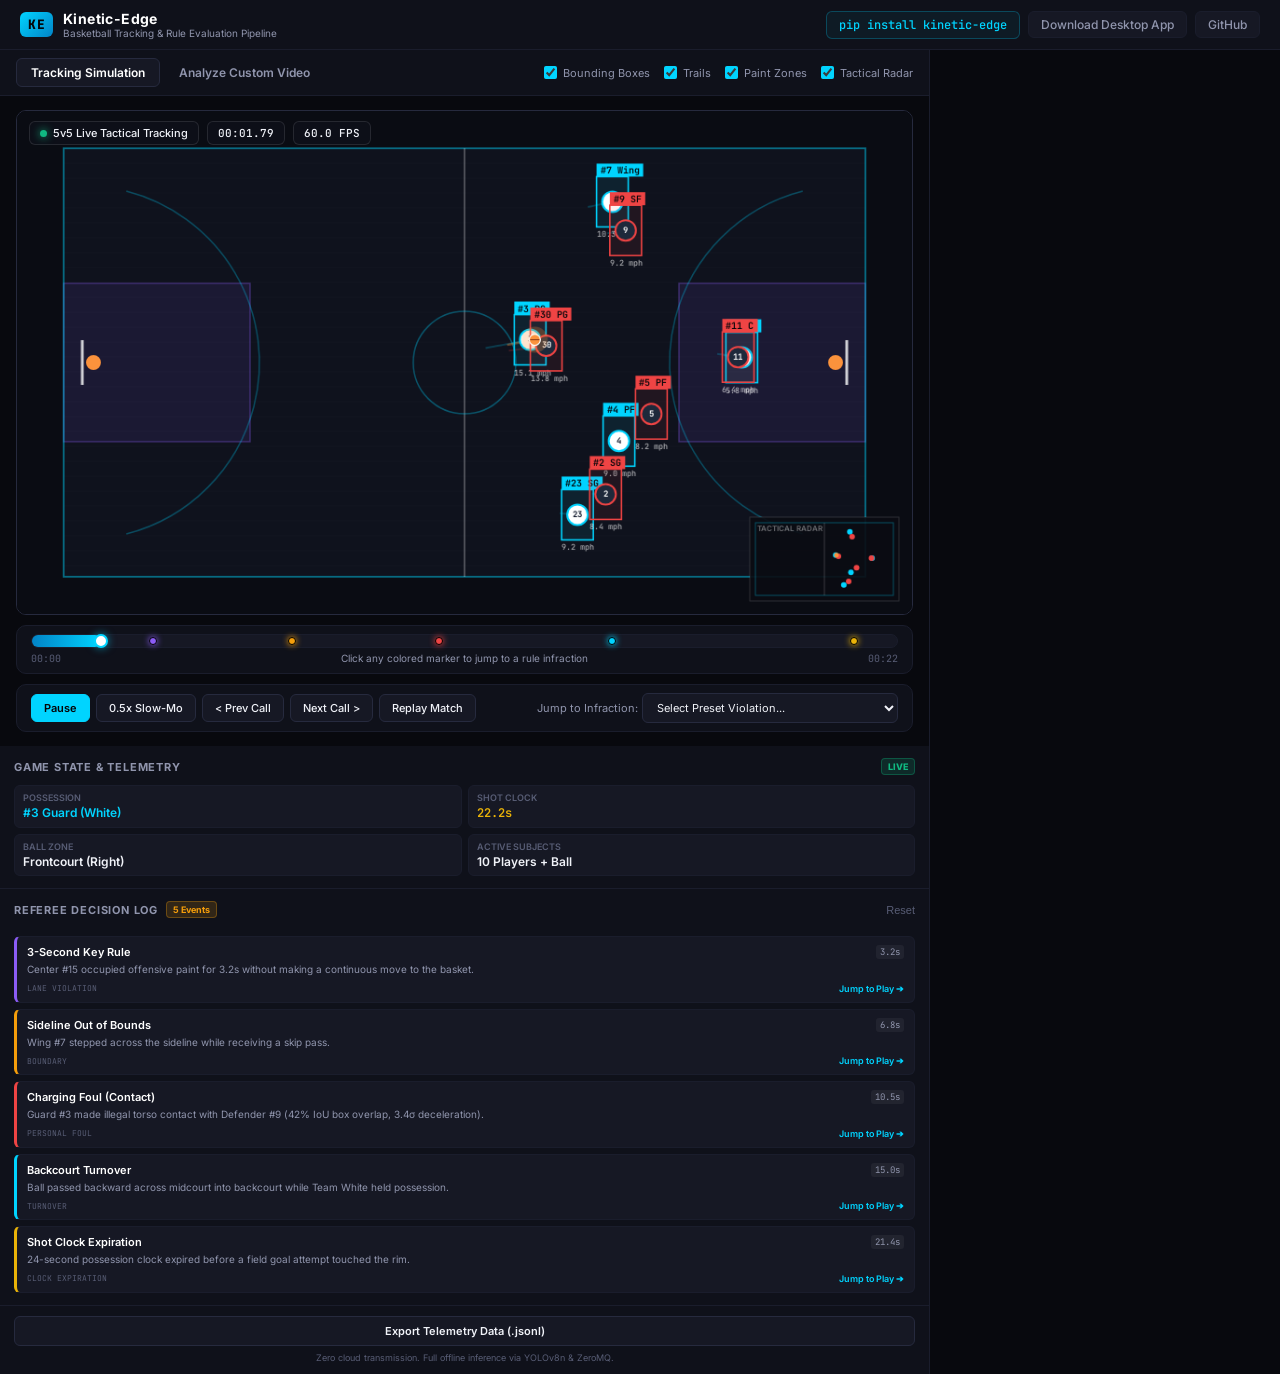
<file: docs/index.html>
<!DOCTYPE html>
<html lang="en">
<head>
    <meta charset="UTF-8">
    <meta name="viewport" content="width=device-width, initial-scale=1.0">
    <meta name="description" content="Kinetic-Edge is an edge computer vision pipeline for real-time basketball tracking, rule enforcement, and referee decision support.">
    <title>Kinetic-Edge — Basketball Computer Vision & Referee Analytics</title>
    <link rel="preconnect" href="https://fonts.googleapis.com">
    <link rel="preconnect" href="https://fonts.gstatic.com" crossorigin>
    <link href="https://fonts.googleapis.com/css2?family=Inter:wght@400;500;600;700&family=JetBrains+Mono:wght@400;500;600;700&display=swap" rel="stylesheet">
    <link rel="stylesheet" href="style.css">
</head>
<body>
    <header class="app-header">
        <div class="brand">
            <div class="brand-logo">KE</div>
            <div class="brand-info">
                <span class="brand-name">Kinetic-Edge</span>
                <span class="brand-tag">Basketball Tracking & Rule Evaluation Pipeline</span>
            </div>
        </div>
        <div class="header-actions">
            <a href="https://pypi.org/project/kinetic-edge/" class="btn-link pypi" target="_blank" rel="noopener">pip install kinetic-edge</a>
            <a href="https://github.com/JustFady/kinetic-edge/releases/tag/v1.0.0" class="btn-link" target="_blank" rel="noopener">Download Desktop App</a>
            <a href="https://github.com/JustFady/kinetic-edge" class="btn-link github" target="_blank" rel="noopener">GitHub</a>
        </div>
    </header>

    <div class="main-container">
        <main class="tracking-viewport">
            <div class="toolbar">
                <div class="mode-switcher">
                    <button class="mode-tab active" id="tab-sim">Tracking Simulation</button>
                    <button class="mode-tab" id="tab-upload">Analyze Custom Video</button>
                </div>
                <div class="layer-toggles">
                    <label class="toggle-item"><input type="checkbox" id="toggle-boxes" checked> Bounding Boxes</label>
                    <label class="toggle-item"><input type="checkbox" id="toggle-trails" checked> Trails</label>
                    <label class="toggle-item"><input type="checkbox" id="toggle-zones" checked> Paint Zones</label>
                    <label class="toggle-item"><input type="checkbox" id="toggle-minimap" checked> Tactical Radar</label>
                </div>
            </div>

            <!-- Simulation View -->
            <div class="view-panel active" id="view-sim">
                <div class="canvas-wrapper">
                    <canvas id="tracking-canvas" width="960" height="540"></canvas>
                    
                    <div class="overlay-hud-top">
                        <div class="hud-tag"><span class="pulse-indicator"></span> 5v5 Live Tactical Tracking</div>
                        <div class="hud-tag mono" id="hud-clock">00:00.00</div>
                        <div class="hud-tag mono" id="hud-fps-pill">60.0 FPS</div>
                    </div>

                    <div class="violation-callout" id="violation-callout" style="display: none;">
                        <span class="callout-badge" id="callout-type">VIOLATION</span>
                        <div class="callout-content">
                            <strong id="callout-title">3-Second Key Violation</strong>
                            <span id="callout-desc">Center #15 in paint for 3.2s</span>
                        </div>
                    </div>
                </div>

                <!-- Timeline Scrubber with Preset Event Markers -->
                <div class="timeline-container">
                    <div class="timeline-track-wrapper" id="timeline-track-wrapper">
                        <div class="timeline-bar" id="timeline-progress"></div>
                        <div class="timeline-handle" id="timeline-handle"></div>
                        
                        <!-- Event Bookmark Pins -->
                        <div class="event-marker bookmark-three-sec" style="left: 14%;" data-time="3.2" title="3.2s: 3-Second Paint Rule">
                            <span class="marker-pin purple"></span>
                        </div>
                        <div class="event-marker bookmark-oob" style="left: 30%;" data-time="6.8" title="6.8s: Out of Bounds">
                            <span class="marker-pin amber"></span>
                        </div>
                        <div class="event-marker bookmark-foul" style="left: 47%;" data-time="10.5" title="10.5s: Charging Foul">
                            <span class="marker-pin red"></span>
                        </div>
                        <div class="event-marker bookmark-backcourt" style="left: 67%;" data-time="15.0" title="15.0s: Backcourt Turnover">
                            <span class="marker-pin cyan"></span>
                        </div>
                        <div class="event-marker bookmark-shotclock" style="left: 95%;" data-time="21.4" title="21.4s: Shot Clock Expiration">
                            <span class="marker-pin yellow"></span>
                        </div>
                    </div>
                    <div class="timeline-labels">
                        <span>00:00</span>
                        <span class="timeline-hint">Click any colored marker to jump to a rule infraction</span>
                        <span>00:22</span>
                    </div>
                </div>

                <!-- Control Console -->
                <div class="console-bar">
                    <div class="btn-group">
                        <button class="btn-ctrl primary" id="btn-sim-play">Pause</button>
                        <button class="btn-ctrl" id="btn-sim-slowmo">0.5x Slow-Mo</button>
                        <button class="btn-ctrl" id="btn-sim-prev-violation">&lt; Prev Call</button>
                        <button class="btn-ctrl" id="btn-sim-next-violation">Next Call &gt;</button>
                        <button class="btn-ctrl" id="btn-sim-restart">Replay Match</button>
                    </div>

                    <div class="quick-jump-group">
                        <span class="ctrl-label">Jump to Infraction:</span>
                        <select id="jump-select" class="dropdown-ctrl">
                            <option value="none">Select Preset Violation...</option>
                            <option value="3.2">03.2s — 3-Second Key Rule (#15 Center)</option>
                            <option value="6.8">06.8s — Out of Bounds (#7 Wing)</option>
                            <option value="10.5">10.5s — Charging Foul (#3 Guard vs #9)</option>
                            <option value="15.0">15.0s — Backcourt Turnover (#30 PG)</option>
                            <option value="21.4">21.4s — Shot Clock Expiration (24s)</option>
                        </select>
                    </div>
                </div>
            </div>

            <!-- Upload View -->
            <div class="view-panel" id="view-upload">
                <div class="dropzone-container" id="video-dropzone">
                    <input type="file" id="clip-file-input" accept="video/mp4,video/webm,video/quicktime" hidden>
                    <div class="dropzone-body">
                        <div class="upload-graphic">
                            <svg width="44" height="44" viewBox="0 0 24 24" fill="none" stroke="currentColor" stroke-width="1.6">
                                <path stroke-linecap="round" stroke-linejoin="round" d="M7 16a4 4 0 01-.88-7.903A5 5 0 1115.9 6L16 6a5 5 0 011 9.9M15 13l-3-3m0 0l-3 3m3-3v12"/>
                            </svg>
                        </div>
                        <h3>Upload Basketball Game or Clip</h3>
                        <p>Drag and drop a video file (.mp4, .webm, .mov) for client & backend pipeline evaluation</p>
                        <button class="btn-ctrl primary" id="btn-select-file">Browse File</button>
                    </div>
                </div>

                <div class="upload-player-container" id="upload-player-container" style="display: none;">
                    <div class="canvas-wrapper">
                        <video id="uploaded-video" playsinline muted loop></video>
                        <canvas id="uploaded-canvas"></canvas>
                        <div class="overlay-hud-top">
                            <div class="hud-tag"><span class="pulse-indicator upload"></span> Video Motion & Boundary Analyzer</div>
                            <div class="hud-tag mono" id="upload-file-tag">video.mp4</div>
                            <div class="hud-tag mono" id="upload-clock">00:00.00</div>
                        </div>
                    </div>

                    <div class="console-bar">
                        <div class="btn-group">
                            <button class="btn-ctrl primary" id="btn-upload-play">Play</button>
                            <button class="btn-ctrl" id="btn-upload-slowmo">0.5x</button>
                            <button class="btn-ctrl" id="btn-upload-new">Upload Different Clip</button>
                        </div>
                        <div class="stats-group">
                            <span class="ctrl-label" id="upload-meta-info">Resolution: Calculating...</span>
                        </div>
                    </div>
                </div>
            </div>
        </section>

        <!-- Right Side Panel: Referee Feed & Game Analytics -->
        <aside class="sidebar-analytics">
            <div class="analytics-card">
                <div class="card-head">
                    <span class="head-title">Game State & Telemetry</span>
                    <span class="live-pill" id="live-indicator">LIVE</span>
                </div>
                <div class="metrics-grid">
                    <div class="metric-cell">
                        <span class="metric-lbl">Possession</span>
                        <span class="metric-val highlight" id="stat-possession">#3 Guard (White)</span>
                    </div>
                    <div class="metric-cell">
                        <span class="metric-lbl">Shot Clock</span>
                        <span class="metric-val warning mono" id="stat-shotclock">24.0s</span>
                    </div>
                    <div class="metric-cell">
                        <span class="metric-lbl">Ball Zone</span>
                        <span class="metric-val" id="stat-ballzone">Frontcourt (Right)</span>
                    </div>
                    <div class="metric-cell">
                        <span class="metric-lbl">Active Subjects</span>
                        <span class="metric-val" id="stat-players">10 Players + Ball</span>
                    </div>
                </div>
            </div>

            <div class="decision-feed-card">
                <div class="card-head">
                    <div class="title-with-badge">
                        <span class="head-title">Referee Decision Log</span>
                        <span class="count-pill" id="log-count">5 Events</span>
                    </div>
                    <button class="btn-text" id="btn-reset-log">Reset</button>
                </div>
                <div class="decision-list" id="decision-list">
                    <!-- Event Cards populated with instant seek click handlers -->
                </div>
            </div>

            <div class="footer-card">
                <button class="btn-action full" id="btn-download-telemetry">Export Telemetry Data (.jsonl)</button>
                <span class="caption">Zero cloud transmission. Full offline inference via YOLOv8n & ZeroMQ.</span>
            </div>
        </aside>
    </div>

    <script src="app.js"></script>
</body>
</html>
</file>
<file: docs/style.css>
:root {
    --bg-root: #08090e;
    --bg-card: #0f111a;
    --bg-elevated: #161824;
    --bg-hover: #1f2233;

    --border-dim: #1a1d2c;
    --border-med: #262a3e;
    --border-bright: rgba(0, 212, 255, 0.35);

    --text-primary: #f0f2f8;
    --text-secondary: #9095ad;
    --text-tertiary: #585d75;

    --color-cyan: #00d4ff;
    --color-emerald: #10b981;
    --color-amber: #f59e0b;
    --color-crimson: #ef4444;
    --color-purple: #8b5cf6;
    --color-orange: #fb923c;
    --color-yellow: #eab308;

    --font-ui: 'Inter', -apple-system, BlinkMacSystemFont, 'Segoe UI', Roboto, sans-serif;
    --font-code: 'JetBrains Mono', ui-monospace, Menlo, Monaco, Consolas, monospace;

    --rad-sm: 6px;
    --rad-md: 10px;
    --rad-lg: 14px;
}

*, *::before, *::after {
    box-sizing: border-box;
    margin: 0;
    padding: 0;
}

body {
    background-color: var(--bg-root);
    color: var(--text-primary);
    font-family: var(--font-ui);
    min-height: 100vh;
    display: flex;
    flex-direction: column;
    overflow: hidden;
    -webkit-font-smoothing: antialiased;
}

/* ── Header ─────────────────────────────────────────────────────────────────── */
.app-header {
    display: flex;
    align-items: center;
    justify-content: space-between;
    padding: 8px 20px;
    background: var(--bg-card);
    border-bottom: 1px solid var(--border-dim);
    height: 50px;
}

.brand {
    display: flex;
    align-items: center;
    gap: 10px;
}

.brand-logo {
    background: linear-gradient(135deg, var(--color-cyan), #0284c7);
    color: #040508;
    font-size: 13px;
    font-weight: 800;
    font-family: var(--font-code);
    padding: 4px 8px;
    border-radius: var(--rad-sm);
    letter-spacing: 0.5px;
}

.brand-info {
    display: flex;
    flex-direction: column;
}

.brand-name {
    font-size: 14px;
    font-weight: 700;
    color: #fff;
    letter-spacing: 0.4px;
}

.brand-tag {
    font-size: 10px;
    color: var(--text-secondary);
}

.header-actions {
    display: flex;
    align-items: center;
    gap: 8px;
}

.btn-link {
    font-size: 12px;
    font-weight: 500;
    text-decoration: none;
    color: var(--text-secondary);
    padding: 5px 12px;
    border: 1px solid var(--border-dim);
    border-radius: var(--rad-sm);
    background: var(--bg-elevated);
    transition: all 0.15s ease;
}

.btn-link:hover {
    color: #fff;
    border-color: var(--border-med);
    background: var(--bg-hover);
}

.btn-link.pypi {
    font-family: var(--font-code);
    color: var(--color-cyan);
    border-color: rgba(0, 212, 255, 0.25);
    background: rgba(0, 212, 255, 0.05);
}

.btn-link.pypi:hover {
    background: rgba(0, 212, 255, 0.15);
    border-color: var(--color-cyan);
}

/* ── Main Layout ─────────────────────────────────────────────────────────────── */
.main-container {
    flex: 1;
    display: grid;
    grid-template-columns: 1fr 350px;
    height: calc(100vh - 50px);
    overflow: hidden;
}

.tracking-viewport {
    display: flex;
    flex-direction: column;
    background: var(--bg-root);
    border-right: 1px solid var(--border-dim);
    overflow: hidden;
}

/* ── Toolbar ────────────────────────────────────────────────────────────────── */
.toolbar {
    display: flex;
    align-items: center;
    justify-content: space-between;
    padding: 8px 16px;
    background: var(--bg-card);
    border-bottom: 1px solid var(--border-dim);
}

.mode-switcher {
    display: flex;
    gap: 4px;
}

.mode-tab {
    background: transparent;
    border: 1px solid transparent;
    color: var(--text-secondary);
    font-family: var(--font-ui);
    font-size: 12px;
    font-weight: 600;
    padding: 6px 14px;
    border-radius: var(--rad-sm);
    cursor: pointer;
    transition: all 0.15s ease;
}

.mode-tab:hover {
    color: var(--text-primary);
    background: var(--bg-elevated);
}

.mode-tab.active {
    color: #fff;
    background: var(--bg-elevated);
    border-color: var(--border-med);
}

.layer-toggles {
    display: flex;
    align-items: center;
    gap: 14px;
}

.toggle-item {
    font-size: 11px;
    color: var(--text-secondary);
    display: flex;
    align-items: center;
    gap: 6px;
    cursor: pointer;
    user-select: none;
}

.toggle-item input[type="checkbox"] {
    accent-color: var(--color-cyan);
    cursor: pointer;
}

.toggle-item:hover {
    color: var(--text-primary);
}

/* ── View Panels ────────────────────────────────────────────────────────────── */
.view-panel {
    display: none;
    flex: 1;
    flex-direction: column;
    padding: 14px 16px;
    overflow: hidden;
    gap: 10px;
}

.view-panel.active {
    display: flex;
}

.canvas-wrapper {
    position: relative;
    width: 100%;
    flex: 1;
    min-height: 280px;
    background: #030407;
    border: 1px solid var(--border-med);
    border-radius: var(--rad-md);
    overflow: hidden;
    display: flex;
    align-items: center;
    justify-content: center;
}

.canvas-wrapper canvas, .canvas-wrapper video {
    width: 100%;
    height: 100%;
    object-fit: contain;
    display: block;
}

.overlay-hud-top {
    position: absolute;
    top: 10px;
    left: 12px;
    display: flex;
    gap: 8px;
    pointer-events: none;
    z-index: 10;
}

.hud-tag {
    background: rgba(15, 17, 26, 0.85);
    border: 1px solid rgba(255, 255, 255, 0.1);
    color: var(--text-primary);
    font-size: 11px;
    font-weight: 500;
    padding: 4px 10px;
    border-radius: var(--rad-sm);
    backdrop-filter: blur(8px);
    display: flex;
    align-items: center;
    gap: 6px;
}

.hud-tag.mono {
    font-family: var(--font-code);
}

.pulse-indicator {
    width: 7px;
    height: 7px;
    border-radius: 50%;
    background: var(--color-emerald);
    box-shadow: 0 0 8px var(--color-emerald);
}

.pulse-indicator.upload {
    background: var(--color-cyan);
    box-shadow: 0 0 8px var(--color-cyan);
}

/* Violation Callout Banner */
.violation-callout {
    position: absolute;
    top: 10px;
    right: 12px;
    background: rgba(239, 68, 68, 0.9);
    border: 1px solid rgba(255, 255, 255, 0.3);
    border-radius: var(--rad-sm);
    padding: 6px 12px;
    display: flex;
    align-items: center;
    gap: 10px;
    backdrop-filter: blur(8px);
    z-index: 20;
    box-shadow: 0 4px 20px rgba(239, 68, 68, 0.4);
    animation: flashAlert 0.4s ease;
}

.callout-badge {
    background: #fff;
    color: var(--color-crimson);
    font-size: 9px;
    font-weight: 800;
    font-family: var(--font-code);
    padding: 2px 5px;
    border-radius: 3px;
}

.callout-content {
    display: flex;
    flex-direction: column;
}

.callout-content strong {
    font-size: 12px;
    color: #fff;
}

.callout-content span {
    font-size: 10px;
    color: rgba(255, 255, 255, 0.9);
}

@keyframes flashAlert {
    from { opacity: 0; transform: translateY(-6px); }
    to { opacity: 1; transform: translateY(0); }
}

/* ── Timeline Scrubber ──────────────────────────────────────────────────────── */
.timeline-container {
    background: var(--bg-card);
    border: 1px solid var(--border-dim);
    border-radius: var(--rad-md);
    padding: 8px 14px;
    display: flex;
    flex-direction: column;
    gap: 4px;
}

.timeline-track-wrapper {
    position: relative;
    width: 100%;
    height: 14px;
    background: var(--bg-elevated);
    border: 1px solid var(--border-dim);
    border-radius: 7px;
    cursor: pointer;
    display: flex;
    align-items: center;
}

.timeline-bar {
    position: absolute;
    left: 0;
    top: 0;
    bottom: 0;
    width: 0%;
    background: linear-gradient(90deg, #0284c7, var(--color-cyan));
    border-radius: 7px;
    pointer-events: none;
}

.timeline-handle {
    position: absolute;
    left: 0%;
    top: 50%;
    transform: translate(-50%, -50%);
    width: 14px;
    height: 14px;
    background: #fff;
    border: 2px solid var(--color-cyan);
    border-radius: 50%;
    box-shadow: 0 0 8px rgba(0, 212, 255, 0.6);
    pointer-events: none;
    transition: transform 0.05s ease;
}

.event-marker {
    position: absolute;
    top: 50%;
    transform: translate(-50%, -50%);
    width: 16px;
    height: 16px;
    display: flex;
    align-items: center;
    justify-content: center;
    cursor: pointer;
    z-index: 5;
}

.marker-pin {
    width: 8px;
    height: 8px;
    border-radius: 50%;
    border: 1.5px solid #000;
    transition: transform 0.15s ease;
}

.event-marker:hover .marker-pin {
    transform: scale(1.6);
}

.marker-pin.purple { background: var(--color-purple); box-shadow: 0 0 6px var(--color-purple); }
.marker-pin.amber { background: var(--color-amber); box-shadow: 0 0 6px var(--color-amber); }
.marker-pin.red { background: var(--color-crimson); box-shadow: 0 0 6px var(--color-crimson); }
.marker-pin.cyan { background: var(--color-cyan); box-shadow: 0 0 6px var(--color-cyan); }
.marker-pin.yellow { background: var(--color-yellow); box-shadow: 0 0 6px var(--color-yellow); }

.timeline-labels {
    display: flex;
    justify-content: space-between;
    font-size: 10px;
    font-family: var(--font-code);
    color: var(--text-tertiary);
}

.timeline-hint {
    color: var(--text-secondary);
    font-family: var(--font-ui);
    font-size: 10px;
}

/* ── Console Bar ────────────────────────────────────────────────────────────── */
.console-bar {
    display: flex;
    align-items: center;
    justify-content: space-between;
    padding: 8px 14px;
    background: var(--bg-card);
    border: 1px solid var(--border-dim);
    border-radius: var(--rad-md);
    gap: 12px;
}

.btn-group {
    display: flex;
    align-items: center;
    gap: 6px;
}

.btn-ctrl {
    font-family: var(--font-ui);
    font-size: 11px;
    font-weight: 500;
    color: var(--text-primary);
    background: var(--bg-elevated);
    border: 1px solid var(--border-med);
    padding: 6px 12px;
    border-radius: var(--rad-sm);
    cursor: pointer;
    transition: all 0.15s ease;
}

.btn-ctrl:hover {
    background: var(--bg-hover);
    border-color: #3b4260;
}

.btn-ctrl.primary {
    background: var(--color-cyan);
    border-color: var(--color-cyan);
    color: #040508;
    font-weight: 600;
}

.btn-ctrl.primary:hover {
    background: #38bdf8;
    border-color: #38bdf8;
}

.ctrl-label {
    font-size: 11px;
    color: var(--text-secondary);
}

.dropdown-ctrl {
    background: var(--bg-elevated);
    color: var(--text-primary);
    font-family: var(--font-ui);
    font-size: 11px;
    border: 1px solid var(--border-med);
    border-radius: var(--rad-sm);
    padding: 6px 10px;
    outline: none;
    cursor: pointer;
}

.dropdown-ctrl:focus {
    border-color: var(--color-cyan);
}

/* ── Upload View ────────────────────────────────────────────────────────────── */
.dropzone-container {
    flex: 1;
    display: flex;
    align-items: center;
    justify-content: center;
    border: 2px dashed var(--border-med);
    border-radius: var(--rad-md);
    background: var(--bg-card);
    transition: all 0.2s ease;
    cursor: pointer;
}

.dropzone-container.dragover {
    border-color: var(--color-cyan);
    background: rgba(0, 212, 255, 0.04);
}

.dropzone-body {
    display: flex;
    flex-direction: column;
    align-items: center;
    text-align: center;
    gap: 8px;
    padding: 30px;
}

.upload-graphic {
    color: var(--color-cyan);
    margin-bottom: 6px;
}

.dropzone-body h3 {
    font-size: 16px;
    font-weight: 600;
    color: #fff;
}

.dropzone-body p {
    font-size: 12px;
    color: var(--text-secondary);
    max-width: 420px;
    margin-bottom: 8px;
}

.upload-player-container {
    flex: 1;
    display: flex;
    flex-direction: column;
    gap: 10px;
}

/* ── Right Sidebar Analytics ─────────────────────────────────────────────────── */
.sidebar-analytics {
    background: var(--bg-card);
    display: flex;
    flex-direction: column;
    overflow: hidden;
}

.analytics-card {
    padding: 12px 14px;
    border-bottom: 1px solid var(--border-dim);
}

.card-head {
    display: flex;
    align-items: center;
    justify-content: space-between;
    margin-bottom: 10px;
}

.head-title {
    font-size: 11px;
    font-weight: 700;
    text-transform: uppercase;
    letter-spacing: 0.8px;
    color: var(--text-secondary);
}

.live-pill {
    background: rgba(16, 185, 129, 0.15);
    color: var(--color-emerald);
    border: 1px solid rgba(16, 185, 129, 0.3);
    font-size: 9px;
    font-weight: 800;
    padding: 2px 6px;
    border-radius: 4px;
}

.metrics-grid {
    display: grid;
    grid-template-columns: 1fr 1fr;
    gap: 6px;
}

.metric-cell {
    background: var(--bg-elevated);
    border: 1px solid var(--border-dim);
    border-radius: var(--rad-sm);
    padding: 6px 8px;
    display: flex;
    flex-direction: column;
    gap: 2px;
}

.metric-lbl {
    font-size: 9px;
    color: var(--text-tertiary);
    text-transform: uppercase;
    font-weight: 600;
}

.metric-val {
    font-size: 12px;
    font-weight: 600;
    color: var(--text-primary);
    white-space: nowrap;
    overflow: hidden;
    text-overflow: ellipsis;
}

.metric-val.highlight {
    color: var(--color-cyan);
}

.metric-val.warning {
    color: var(--color-yellow);
}

.metric-val.mono {
    font-family: var(--font-code);
}

/* Decision Feed */
.decision-feed-card {
    flex: 1;
    display: flex;
    flex-direction: column;
    overflow: hidden;
    padding: 12px 14px;
}

.title-with-badge {
    display: flex;
    align-items: center;
    gap: 8px;
}

.count-pill {
    background: rgba(245, 158, 11, 0.15);
    color: var(--color-amber);
    border: 1px solid rgba(245, 158, 11, 0.3);
    font-size: 9px;
    font-weight: 700;
    padding: 2px 6px;
    border-radius: 4px;
}

.btn-text {
    background: transparent;
    border: none;
    color: var(--text-tertiary);
    font-size: 11px;
    cursor: pointer;
}

.btn-text:hover {
    color: var(--text-secondary);
}

.decision-list {
    flex: 1;
    overflow-y: auto;
    display: flex;
    flex-direction: column;
    gap: 6px;
    margin-top: 8px;
}

.decision-card {
    background: var(--bg-elevated);
    border: 1px solid var(--border-dim);
    border-left: 3px solid var(--color-cyan);
    border-radius: var(--rad-sm);
    padding: 8px 10px;
    display: flex;
    flex-direction: column;
    gap: 4px;
    cursor: pointer;
    transition: all 0.15s ease;
}

.decision-card:hover, .decision-card.active {
    background: var(--bg-hover);
    border-color: var(--border-med);
}

.decision-card.purple { border-left-color: var(--color-purple); }
.decision-card.amber { border-left-color: var(--color-amber); }
.decision-card.red { border-left-color: var(--color-crimson); }
.decision-card.cyan { border-left-color: var(--color-cyan); }
.decision-card.yellow { border-left-color: var(--color-yellow); }

.card-top {
    display: flex;
    align-items: center;
    justify-content: space-between;
}

.card-rule {
    font-size: 11px;
    font-weight: 600;
    color: #fff;
}

.card-timestamp {
    font-family: var(--font-code);
    font-size: 9px;
    color: var(--text-secondary);
    background: rgba(255, 255, 255, 0.05);
    padding: 1px 4px;
    border-radius: 3px;
}

.card-detail {
    font-size: 10px;
    color: var(--text-secondary);
    line-height: 1.35;
}

.card-bottom {
    display: flex;
    align-items: center;
    justify-content: space-between;
    margin-top: 2px;
}

.card-tag {
    font-size: 8px;
    font-family: var(--font-code);
    color: var(--text-tertiary);
    text-transform: uppercase;
}

.card-jump-link {
    font-size: 9px;
    color: var(--color-cyan);
    font-weight: 600;
}

/* Footer Card */
.footer-card {
    padding: 10px 14px;
    border-top: 1px solid var(--border-dim);
    display: flex;
    flex-direction: column;
    gap: 6px;
}

.btn-action {
    width: 100%;
    background: var(--bg-elevated);
    border: 1px solid var(--border-med);
    color: var(--text-primary);
    font-family: var(--font-ui);
    font-size: 11px;
    font-weight: 600;
    padding: 7px;
    border-radius: var(--rad-sm);
    cursor: pointer;
    transition: all 0.15s ease;
}

.btn-action:hover {
    background: var(--bg-hover);
    border-color: var(--color-cyan);
    color: #fff;
}

.caption {
    font-size: 9px;
    color: var(--text-tertiary);
    text-align: center;
    line-height: 1.35;
}

/* Scrollbars */
.decision-list::-webkit-scrollbar {
    width: 4px;
}
.decision-list::-webkit-scrollbar-track {
    background: transparent;
}
.decision-list::-webkit-scrollbar-thumb {
    background: var(--border-med);
    border-radius: 2px;
}

@media (max-width: 900px) {
    .main-container {
        grid-template-columns: 1fr;
        grid-template-rows: 1fr 320px;
    }
    .tracking-viewport {
        border-right: none;
        border-bottom: 1px solid var(--border-dim);
    }
}
</file>
